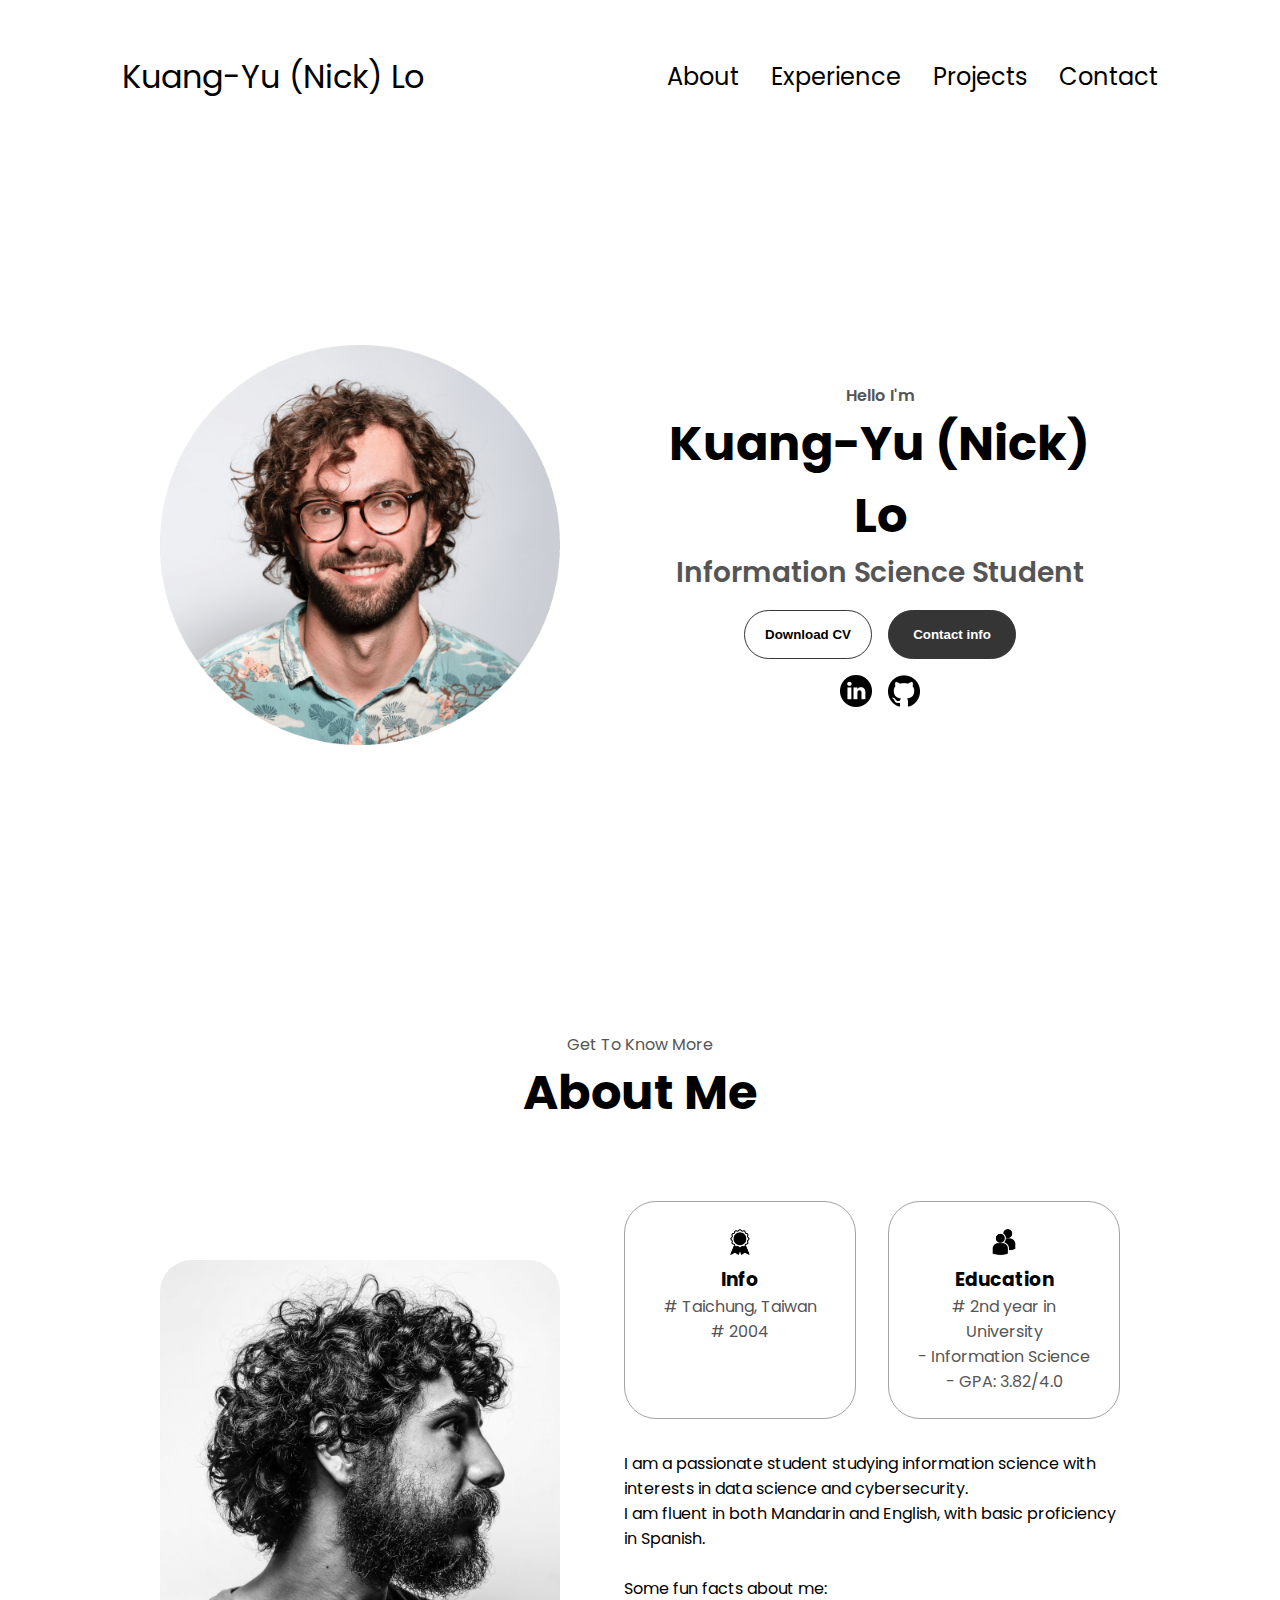
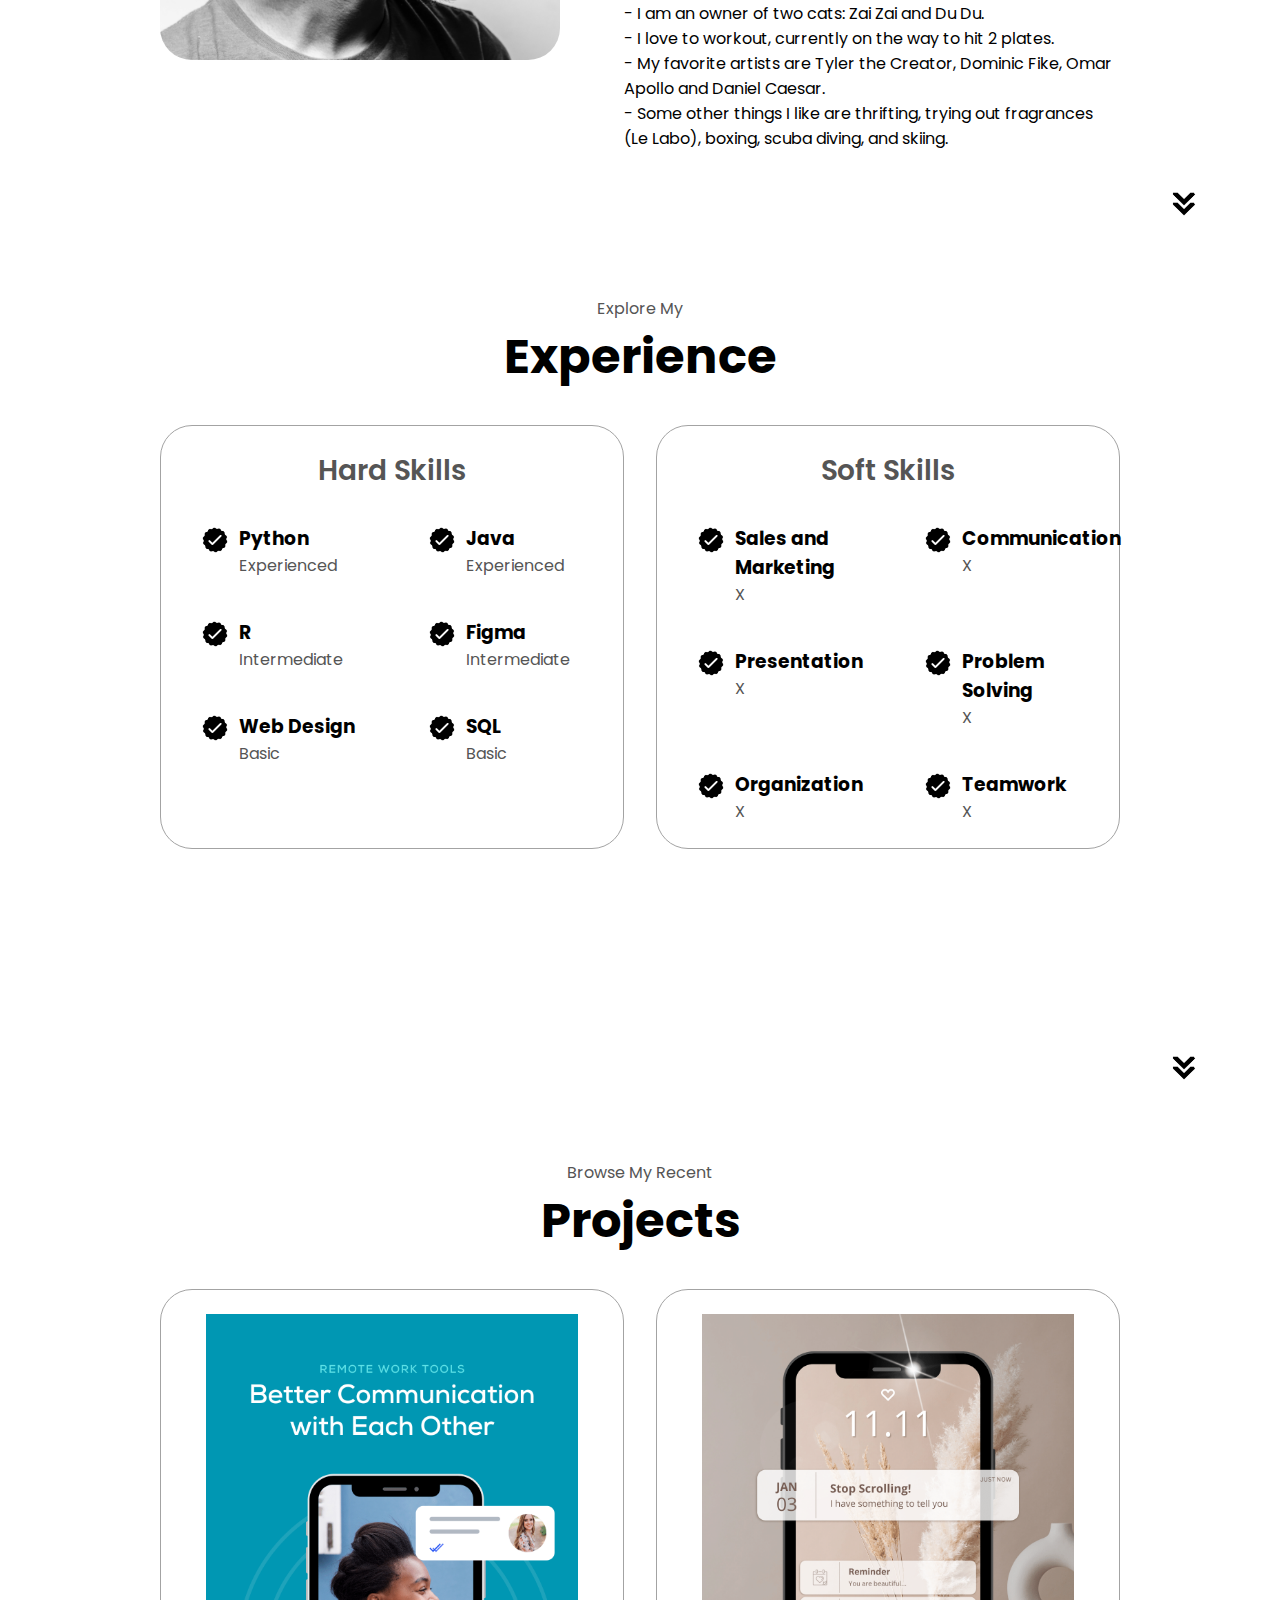
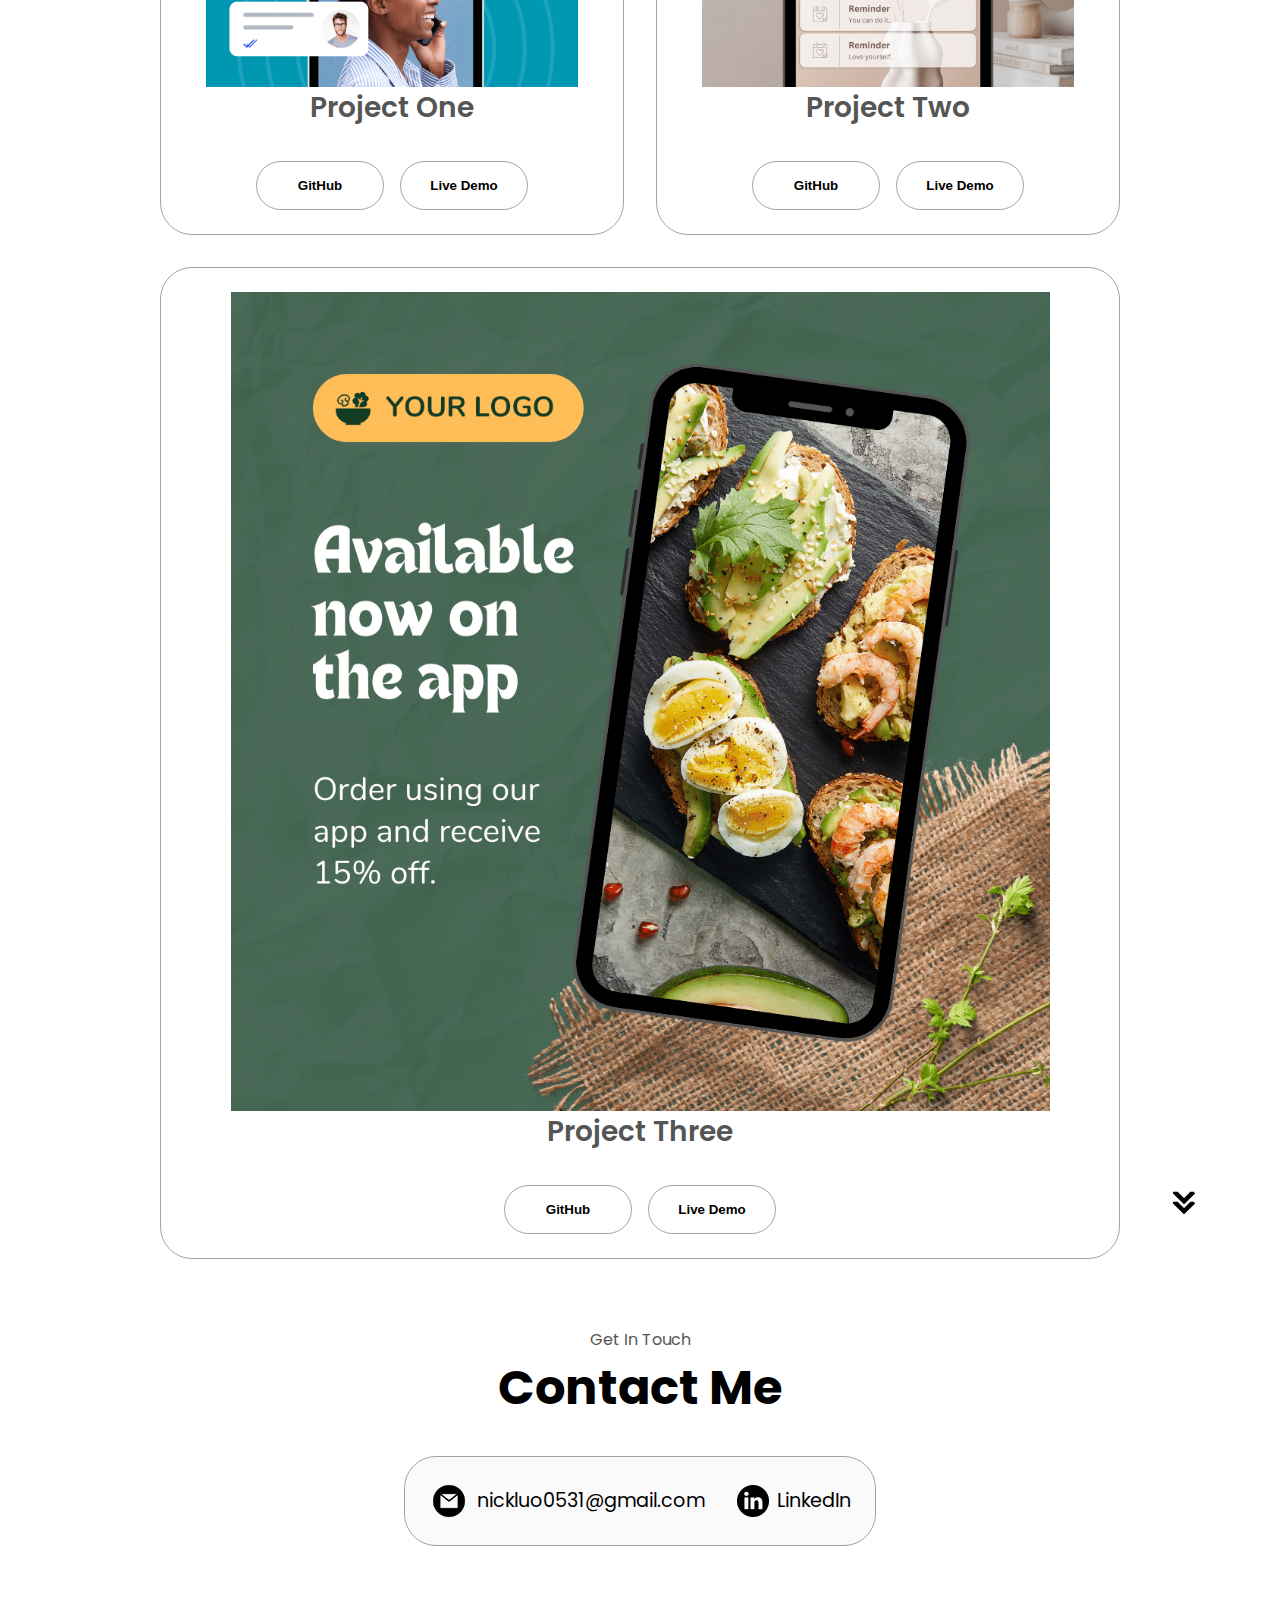
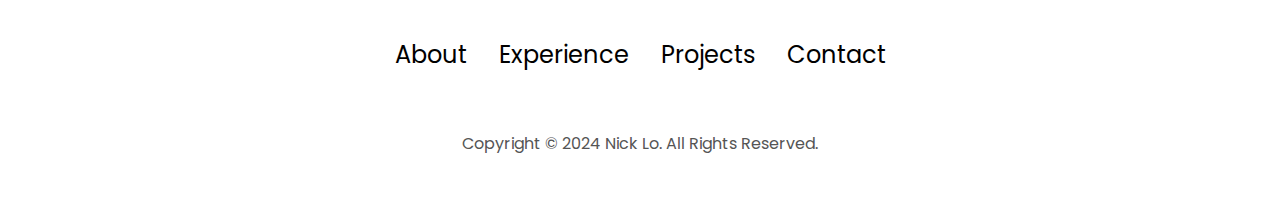
<file: index.html>
<!DOCTYPE html>
<html lang="en">
<head>
    <meta charset="UTF-8">
    <meta name="viewport" content="width=device-width, initial-scale=1.0">
    <title>My Portfolio</title>
    <link rel="stylesheet" href="style.css">
    <link rel="stylesheet" href="mediaqueries.css">
</head>
<body>
    <nav id="desktop-nav">
        <div class="logo">Kuang-Yu (Nick) Lo</div>
        <div>
            <ul class="nav-links">
                <li><a href="#about">About</a></li>
                <li><a href="#experience">Experience</a></li>
                <li><a href="#projects">Projects</a></li>
                <li><a href="#contact">Contact</a></li>
            </ul>
        </div>
    </nav>
    <nav id="hamburger-nav">
        <div class="logo">Kuang-Yu (Nick) Lo</div>
        <div class="hamburger-menu">
            <div class="hamburger-icon" onclick="toggleMenu()">
            <span></span>
            <span></span>
            <span></span>
        </div>
        <div class="menu-links">
            <li><a href="#about" onclick="toggleMenu()">About</a></li>
            <li><a href="#experience" onclick="toggleMenu()">Experience</a></li>
            <li><a href="#projects" onclick="toggleMenu()">Projects</a></li>
            <li><a href="#contact" onclick="toggleMenu()">Contact</a></li>
        </div>
     </div>
    </nav>
    <section id="profile">
        <div class="section__pic-container">
            <img src="./assets/profile-pic.png" alt="Nick profile pic">
        </div>       
        <div class="section__text">
            <p class="section__text__p1">Hello I'm</p>
            <h1 class="title">Kuang-Yu (Nick) Lo</h1>
            <p class="section__text__p2">Information Science Student</p>
            <div class="btn-container">
                <button class="btn btn-color-2" onclick="window.open('./assets/resume_for_website.pdf')">
                Download CV</button>
                <button class="btn btn-color-1" onclick="location.href='./#contact'">
                Contact info</button>
            </div>
            <div id="socials-container">
                <img src="./assets/linkedin.png" alt="My LinkedIn Profile" class="icon" onclick="location.href='https://www.linkedin.com/in/kuang-yu-lo/'">
                <img src="./assets/github.png" alt="My GitHub Profile" class="icon" onclick="location.href='https://github.com/nicklo0531'">
            </div>
        </div>
    </section>
    <section id="about">
        <p class="section__text__p1">Get To Know More</p>
        <h1 class="title">About Me</h1>
        <div class="section-container">
            <div class="section__pic-container">
                <img src="./assets/about-pic.png" alt="Profile Picture" class="about-pic">
            </div>
            <div class="about-details-container">
                <div class="about-containers">
                    <div class="details-container">
                        <img src="./assets/experience.png" alt="Experience icon" class="icon">
                        <h3>Info</h3>
                        <p> # Taichung, Taiwan
                            <br /> # 2004
                        </p>
                    </div>
                    <div class="details-container">
                        <img src="./assets/education.png" alt="Education icon" class="icon">
                        <h3>Education</h3>
                        <p># 2nd year in University <br /> - Information Science
                            <br /> - GPA: 3.82/4.0</p>
                    </div>
                </div>
                <div class="text-container">
                    I am a passionate student studying information science with interests in data science and cybersecurity.
                    <br /> I am fluent in both Mandarin and English, with basic proficiency in Spanish.
                    <br />
                    <br /> Some fun facts about me:
                    <br /> - I am an owner of two cats: Zai Zai and Du Du.
                    <br /> - I love to workout, currently on the way to hit 2 plates.
                    <br /> - My favorite artists are Tyler the Creator, Dominic Fike, Omar Apollo and Daniel Caesar.
                    <br /> - Some other things I like are thrifting, trying out fragrances (Le Labo), boxing, scuba diving, and skiing.
                </div>
            </div>
        </div>
        <img src="./assets/arrow.png" alt="Arrow icon" class="icon arrow" onclick="location.href='./#experience'">
    </section>
    <section id="experience">
        <p class="section__text__p1">Explore My</p>
        <h1 class="title">Experience</h1>
        <div class="experience-details-containter">
            <div class="about-containers">
                <div class="details-container">
                    <h2 class="experience-subtitle">Hard Skills</h2>
                    <div class="article-container">
                        <article>
                            <img src="./assets/checkmark.png" alt="experience icon" class="icon">
                            <div>
                                <h3>Python</h3>
                                <p>Experienced</p>
                            </div>
                        </article>
                        <article>
                            <img src="./assets/checkmark.png" alt="experience icon" class="icon">
                            <div>
                                <h3>Java</h3>
                                <p>Experienced</p>
                            </div>
                        </article>
                        <article>
                            <img src="./assets/checkmark.png" alt="experience icon" class="icon">
                            <div>
                                <h3>R</h3>
                                <p>Intermediate</p>
                            </div>
                        </article>
                        <article>
                            <img src="./assets/checkmark.png" alt="experience icon" class="icon">
                            <div>
                                <h3>Figma</h3>
                                <p>Intermediate</p>
                            </div>
                        </article>
                        <article>
                            <img src="./assets/checkmark.png" alt="experience icon" class="icon">
                            <div>
                                <h3>Web Design</h3>
                                <p>Basic</p>
                            </div>
                        </article>
                        <article>
                            <img src="./assets/checkmark.png" alt="experience icon" class="icon">
                            <div>
                                <h3>SQL</h3>
                                <p>Basic</p>
                            </div>
                        </article>
                    </div>
                </div>
                <div class="details-container">
                    <h2 class="experience-subtitle">Soft Skills</h2>
                    <div class="article-container">
                        <article>
                            <img src="./assets/checkmark.png" alt="experience icon" class="icon">
                            <div>
                                <h3>Sales and Marketing</h3>
                                <p>X</p>
                            </div>
                        </article>
                        <article>
                            <img src="./assets/checkmark.png" alt="experience icon" class="icon">
                            <div>
                                <h3>Communication</h3>
                                <p>X</p>
                            </div>
                        </article>
                        <article>
                            <img src="./assets/checkmark.png" alt="experience icon" class="icon">
                            <div>
                                <h3>Presentation</h3>
                                <p>X</p>
                            </div>
                        </article>
                        <article>
                            <img src="./assets/checkmark.png" alt="experience icon" class="icon">
                            <div>
                                <h3>Problem Solving</h3>
                                <p>X</p>
                            </div>
                        </article>
                        <article>
                            <img src="./assets/checkmark.png" alt="experience icon" class="icon">
                            <div>
                                <h3>Organization</h3>
                                <p>X</p>
                            </div>
                        </article>
                        <article>
                            <img src="./assets/checkmark.png" alt="experience icon" class="icon">
                            <div>
                                <h3>Teamwork</h3>
                                <p>X</p>
                            </div>
                        </article>
                    </div>
                </div>
            </div>
        </div>
        <img src="./assets/arrow.png" alt="Arrow icon" class="icon arrow" onclick="location.href='./#projects'">
    </section>
    <section id="projects">
        <p class="section__text__p1">Browse My Recent</p>
        <h1 class="title">Projects</h1>
        <div class="experience-details-containter">
            <div class="about-containers">
            <div class="details-container color-container">
                <div class="article-container">
                    <img src="./assets/project-1.png" alt="Project 1" class="project-img">
                </div>
                <h2 class="experience-subtitle project title">Project One</h2>
                <div class="btn-container">
                    <button class="btn btn-color-2 project-btn" onclick="location.href='to be named'">GitHub</button>
                    <button class="btn btn-color-2 project-btn" onclick="location.href='to be named'">Live Demo</button>
                </div>
            </div>
            <div class="details-container color-container">
                <div class="article-container">
                    <img src="./assets/project-2.png" alt="Project 2" class="project-img">
                </div>
                <h2 class="experience-subtitle project title">Project Two</h2>
                <div class="btn-container">
                    <button class="btn btn-color-2 project-btn" onclick="location.href='to be named'">GitHub</button>
                    <button class="btn btn-color-2 project-btn" onclick="location.href='to be named'">Live Demo</button>
                </div>
            </div>
            <div class="details-container color-container">
                <div class="article-container">
                    <img src="./assets/project-3.png" alt="Project 3" class="project-img">
                </div>
                <h2 class="experience-subtitle project title">Project Three</h2>
                <div class="btn-container">
                    <button class="btn btn-color-2 project-btn" onclick="location.href='to be named'">GitHub</button>
                    <button class="btn btn-color-2 project-btn" onclick="location.href='to be named'">Live Demo</button>
                </div>
            </div></div>
        </div>
        <img src="./assets/arrow.png" alt="Arrow icon" class="icon arrow" onclick="location.href='./#contact'">
    </section>
    <section id="contact">
        <p class="section__text__p1">Get In Touch</p>
        <h1 class="title">Contact Me</h1>
        <div class="contact-info-upper-container">
            <div class="contact-info-container">
                <img src="./assets/email.png" alt="Email icon" class="icon contact-icon email-icon">
                <p><a href="mailto:nickluo0531@gmail.com">nickluo0531@gmail.com</a></p>
            </div>
            <div class="contact-info-container">
                <img src="./assets/linkedin.png" alt="LinkedIn icon" class="icon contact-icon">
                <p><a href="https://www.linkedin.com/in/kuang-yu-lo/">LinkedIn</a></p>
            </div>
        </div>
    </section>
    <footer>
        <nav>
            <div class="nav-links-container">
                <ul class="nav-links">
                    <li><a href="#about">About</a></li>
                    <li><a href="#experience">Experience</a></li>
                    <li><a href="#projects">Projects</a></li>
                    <li><a href="#contact">Contact</a></li>
                </ul>
            </div>
        </nav>
        <p>Copyright &#169; 2024 Nick Lo. All Rights Reserved.</p>
    </footer>
    <script src="script.js"></script>
  </body>
</html>
</file>
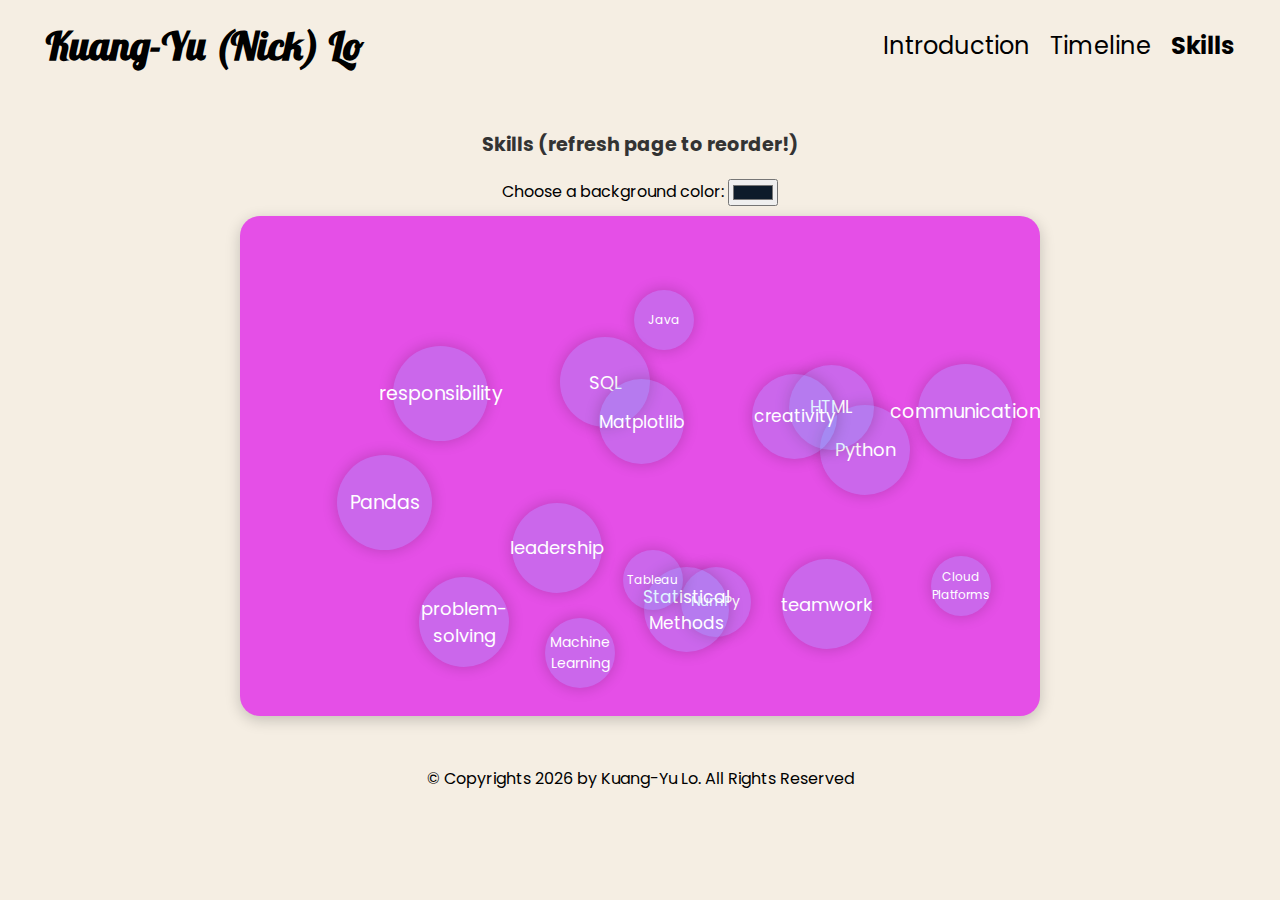
<file: skills.html>
<!DOCTYPE html>
<html lang="en">
    <head>
        <meta charset="UTF-8">
        <meta name="viewport" content="width=device-width, initial-scale=1.0">
        <link rel="stylesheet" type="text/css" href="css/html5reset.css">
        <link rel="stylesheet" type="text/css" href="css/skills_style.css">

        <link href='https://fonts.googleapis.com/css?family=Poppins' rel='stylesheet'>
        <title>Kuang-Yu (Nick) Lo</title>
    </head>
    <body>
        <div class="skip"><a href="#main" tabindex="0">Skip to Main Content</a></div>
        <nav id="nav">
            <div class="name">Kuang-Yu (Nick) Lo</div>
            <div>
                <ul class="nav-links">
                    <li id="index_list"><a href="index.html">Introduction</a></li>
                    <li id="milestone_list"><a href="timeline.html">Timeline</a></li>
                    <li id="skills_list"><a href="skills.html" class="active">Skills</a></li>
                </ul>
            </div>
        </nav>

    <main id="main">

        <div class="page-wrapper">
            <h1>Skills (refresh page to reorder!)</h1>
            <div id="color_picker_div">
                <label for="colorPicker">Choose a background color:</label>
                <input type="color" id="colorPicker" value="#0d1b2a">
            </div>
            <div class="bubble-box">
              <div class="bubble-container" id="bubbleContainer"></div>
            </div>
        </div>
        
    
    
    </main>
    
    <footer>
        <p>&copy; Copyrights <span id="year"></span> by Kuang-Yu Lo. All Rights Reserved</p>
    </footer>

    <script>
        document.getElementById('year').innerHTML = new Date().getFullYear();
    </script>

    <script src="js/skills.js"></script>

    </body>

</html>
</file>
<file: style.css>
/* GENERAL */

@import url('https://fonts.googleapis.com/css2?family=Poppins:wght@300;400;500;600&display=swap');

* {
    margin: 0;
    padding: 0;
}

body {
    font-family: "Poppins", sans-serif;
}

html {
    scroll-behavior: smooth;
}

p {
    color: rgb(85, 85, 85);
}


/* TRANSITION */
a,
.btn {
    transition: all 300ms ease;
}


/* DESKTOP NAV */

nav,
.nav-links {
    display: flex;
}

nav {
    justify-content: space-around;
    align-items: center;
    height: 17vh;
}

.nav-links {
    gap: 2rem;
    list-style: none;
    font-size: 1.5rem;
}

a {
    color: black;
    text-decoration: none;
    text-decoration-color: white;
}

a:hover {
    color: grey;
    text-decoration: underline;
    text-decoration-color: rgb(181, 181, 181);
}

.logo {
    font-size: 2rem;
}

.logo:hover {
    cursor: default;
}


/* HAMBURGER MENU */
#hamburger-nav {
    display: none;
}

.hamburger-menu {
    position: relative;
    display: inline-block;
}

.hamburger-icon {
    display: flex;
    flex-direction: column;
    justify-content: space-between;
    height: 24px;
    width: 30px;
    cursor: pointer;
}

.hamburger-icon span {
    width: 100%;
    height: 2px;
    background-color: black;
    transition: all 0.3 ease-in-out;
}

.menu-links {
    position: absolute;
    top: 100%;
    right: 0;
    background-color: white;
    width: fit-content;
    max-height: 0;
    overflow: hidden;
    transition: all 0.3 ease-in-out;
}

.menu-links a {
    display: block;
    padding: 10px;
    text-align: center;
    font-size: 1.5rem;
    color: black;
    text-decoration: none;
    transition: all 0.3 ease-in-out;
}

.menu-links li {
    list-style: none;
}

.menu-links.open {
    max-height: 300px;
}

.hamburger-icon.open span:first-child {
    transform: rotate(45deg) translate(10px, 5px);
}

.hamburger-icon.open span:nth-child(2) {
    opacity:0;
}

.hamburger-icon.open span:last-child {
    transform: rotate(-45deg) translate(10px, -5px);
}

.hamburger-icon span:first-child {
    transform: none;
}

.hamburger-icon span:first-child {
    opacity: 1;
}

.hamburger-icon span:first-child {
    transform: none;
}


/* SECTIONS */
section {
    padding-top: 4vh;
    height: 96vh;
    margin: 0 10rem;
    box-sizing: border-box;
    min-height: fit-content;
}

.section-container {
    display: flex;
}

/* PROFILE SECTION */

#profile {
    display: flex;
    justify-content: center;
    gap: 5rem;
    height: 80vh;
}

.section__pic-container {
    display: flex;
    height: 400px;
    width: 400px;
    margin: auto 0;
}

.section__text {
    align-self: center;
    text-align: center;
}

.section__text p {
    font-weight: 600;
}

.section__text__p1 {
    text-align: center;
}

.section__text__p2 {
    font-size: 1.75rem;
    margin-bottom: 1rem;
}

.title {
    font-size: 3rem;
    text-align: center;
}

#socials-container {
    display: flex;
    justify-content: center;
    margin-top: 1rem;
    gap: 1rem;
}


/* ICONs */
.icon {
    cursor: pointer;
    height: 2rem;
}


/* BUTTONS */
.btn-container {
    display: flex;
    justify-content: center;
    gap: 1rem;
}

.btn {
    font-weight: 600;
    transition: all 300ms ease;
    padding: 1rem;
    width: 8rem;
    border-radius: 2rem;
}

.btn-color-1, .btn-color-2 {
    border: rgb(53, 53, 53) 0.1rem solid;
}

.btn-color-1:hover, .btn-color-2:hover {
    cursor: pointer;
}

.btn-color-1, .btn-color-2:hover {
    background: rgb(53, 53, 53);
    color: white;
}

.btn-color-1:hover {
    background: rgb(0, 0, 0);
}

.btn-color-2 {
    background: none;
}

.btn-color-2:hover {
    border: rgb(255, 255, 255);
}

.btn-container {
    gap: 1rem;
}


/* ABOUT SECTION */
#about {
    position: relative;
}

.about-containers {
    gap: 2rem;
    margin-bottom: 2rem;
    margin-top: 2rem;
}

.about-details-container {
    justify-content: center;
    flex-direction: column;
}

.about-containers, 
.about-details-container {
    display: flex;
}

.about-pic {
    border-radius: 2rem;
}

.arrow {
    position: absolute;
    right: -5rem;
    bottom: 2.5rem;
}

.details-container {
    padding: 1.5rem;
    flex: 1;
    background: white;
    border-radius: 2rem;
    border: rgb(53, 53, 53) 0.1rem solid;
    border-color: rgb(163, 163, 163);
    text-align: center;
}

.section-container {
    gap: 4rem;
    height: 80%;
}

.section__pic-container {
    height: 400px;
    width: 400px;
    margin: auto 0;
}


/* EXPERIENCE SECTION */
#experience {
    position: relative;
}

.experience-subtitle {
    color: rgb(85, 85, 85);
    font-weight: 600;
    font-size: 1.75rem;
    margin-bottom: 2rem;
}

.experience-details-container {
    display: flex;
    justify-content: center;
    flex-direction: column;
}

.article-container {
    display: flex;
    text-align: initial;
    flex-wrap: wrap;
    flex-direction: row;
    gap: 2.5rem;
    justify-content: space-around;
    align-items: flex-start;
}

article {
    display: flex;
    width: 10rem;
    /* justify-content: space-around; */
    gap: 0.5rem;
}

article .icon {
    cursor: default;
}


/* PROJECTS SECTION*/
#projects {
    position: relative;
}

.color-containter {
    border: rgb(163, 163, 163);
    background: rgb(250, 250, 250);
}

.project-img {
    border: 2rem;
    width: 90%;
    height: 90%;
}

.project-title {
    margin: 1rem;
    color: black;
}

.project-btn {
    color: black;
    border-color: rgb(163, 163, 163);
}


/* CONTACT */
#contact {
    display: flex;
    justify-content: center;
    flex-direction: column;
    height: 70vh;
}

.contact-info-upper-container {
    display: flex;
    justify-content: center;
    border-radius: 2rem;
    border: rgb(53, 53, 53) 0.1rem solid;
    border-color: rgb(163, 163, 163);
    background: rgb(250, 250, 250);
    margin: 2rem auto;
    padding: 0.5rem;
}

.contact-info-container {
    display: flex;
    align-items: center;
    justify-content: center;
    gap: 0.5rem;
    margin: 1rem;
}

.contact-info-container p {
    font-size: larger;
}

.contact-icon {
    cursor: default;
}

.email-icon {
    height: 2.5rem;
}


/* FOOTER SECTION */
footer {
    height: 26vh;
    margin: 0 1rem;
}

footer p {
   text-align: center; 
}
</file>
<file: mediaqueries.css>
@media screen and (max-width: 1400px) {
    #profile {
      height: 83vh;
      margin-bottom: 6rem;
    }
    .about-containers {
      flex-wrap: wrap;
    }
    #contact,
    #projects {
      height: fit-content;
    }
  }
  
  @media screen and (max-width: 1200px) {
    #desktop-nav {
      display: none;
    }
    #hamburger-nav {
      display: flex;
    }
    #experience,
    .experience-details-container {
      margin-top: 2rem;
    }
    #profile,
    .section-container {
      display: block;
    }
    .arrow {
      display: none;
    }
    section,
    .section-container {
      height: fit-content;
    }
    section {
      margin: 0 5%;
    }
    .section__pic-container {
      width: 275px;
      height: 275px;
      margin: 0 auto 2rem;
    }
    .about-containers {
      margin-top: 0;
    }
  }
  
  @media screen and (max-width: 600px) {
    #contact,
    footer {
      height: 40vh;
    }
    #profile {
      height: 83vh;
      margin-bottom: 0;
    }
    article {
      font-size: 1rem;
    }
    footer nav {
      height: fit-content;
      margin-bottom: 2rem;
    }
    .about-containers,
    .contact-info-upper-container,
    .btn-container {
      flex-wrap: wrap;
    }
    .contact-info-container {
      margin: 0;
    }
    .contact-info-container p,
    .nav-links li a {
      font-size: 1rem;
    }
    .experience-sub-title {
      font-size: 1.25rem;
    }
    .logo {
      font-size: 1.5rem;
    }
    .nav-links {
      flex-direction: column;
      gap: 0.5rem;
      text-align: center;
    }
    .section__pic-container {
      width: auto;
      height: 46vw;
      justify-content: center;
    }
    .section__text__p2 {
      font-size: 1.25rem;
    }
    .title {
      font-size: 2rem;
    }
    .text-container {
      text-align: justify;
    }
  }
</file>
<file: css/skills_style.css>
@import url('https://fonts.googleapis.com/css2?family=Poppins:wght@300;400;500;600&display=swap');
@import url('https://fonts.googleapis.com/css2?family=Lobster&family=Poppins:wght@300;400;500;600&display=swap');

.name {
    font-family: "Lobster", sans-serif;
    font-size: 110%;
    font-weight: bold;
}

body {
    font-family: "Poppins", sans-serif;
    background-color: rgb(245, 238, 227);
    padding-left: 2%;
    padding-right: 2%;
    margin: 0;
}

html {
    scroll-behavior: smooth;
}

.skip a {
    position: absolute;
    top: -40px;
    background-color: #ffffff;
}

.skip a:focus {
    top: 8px;
}

#nav {
    display: flex;
    justify-content: space-between;
    align-items: center;
    padding: 20px 20px;
}

.nav-links {
    list-style: none;
    display: flex;
    gap: 20px;
}

.nav-links li {
    display: inline;
}

.nav-links a {
    color: #000000;
    text-decoration: none;
}

.active {
    font-size: 18px;
    font-weight: bolder;
}

#index_list a:hover, #milestone_list a:hover, #skills_list a:hover {
    color: #808080;
}





/* referenced from https://codepen.io/seogi1004/pen/WaWZOz */
/* Bubble Cloud Styles */
.page-wrapper {
    text-align: center;
    margin: 40px auto;
    max-width: 800px;
}

h1 {
    color: #333;
    margin-bottom: 20px;
    font-size: 120%;
    font-weight: bold;
}

#color_picker_div {
    padding-bottom: 10px;
}

.bubble-box {
    background: #e54fe7;
    border-radius: 20px;
    padding: 20px;
    width: 100%;
    height: 500px;
    box-shadow: 0 4px 15px rgba(0, 0, 0, 0.2);
    position: relative;
    overflow: hidden;
}

.bubble-container {
    width: 100%;
    height: 100%;
    position: relative;
}

.bubble {
    position: absolute;
    border-radius: 50%;
    background: rgba(100, 200, 255, 0.2);
    color: white;
    display: flex;
    justify-content: center;
    align-items: center;
    text-align: center;
    padding: 10px;
    box-shadow: 0 0 15px rgba(0,0,0,0.2);
    transition: transform 0.3s ease;
    user-select: none;
}

.bubble:hover {
    transform: scale(1.1);
    z-index: 1;
    background: rgba(100, 200, 255, 0.4);
}

footer {
    padding-top: 10px;
    text-align: center;
}

/* desktop view */
@media (min-width: 1000px) {
    .name {
        font-size: 250%;
    }

    #index_list a, #milestone_list a, #skills_list a {
        font-size: 150%;
    }
}
</file>
